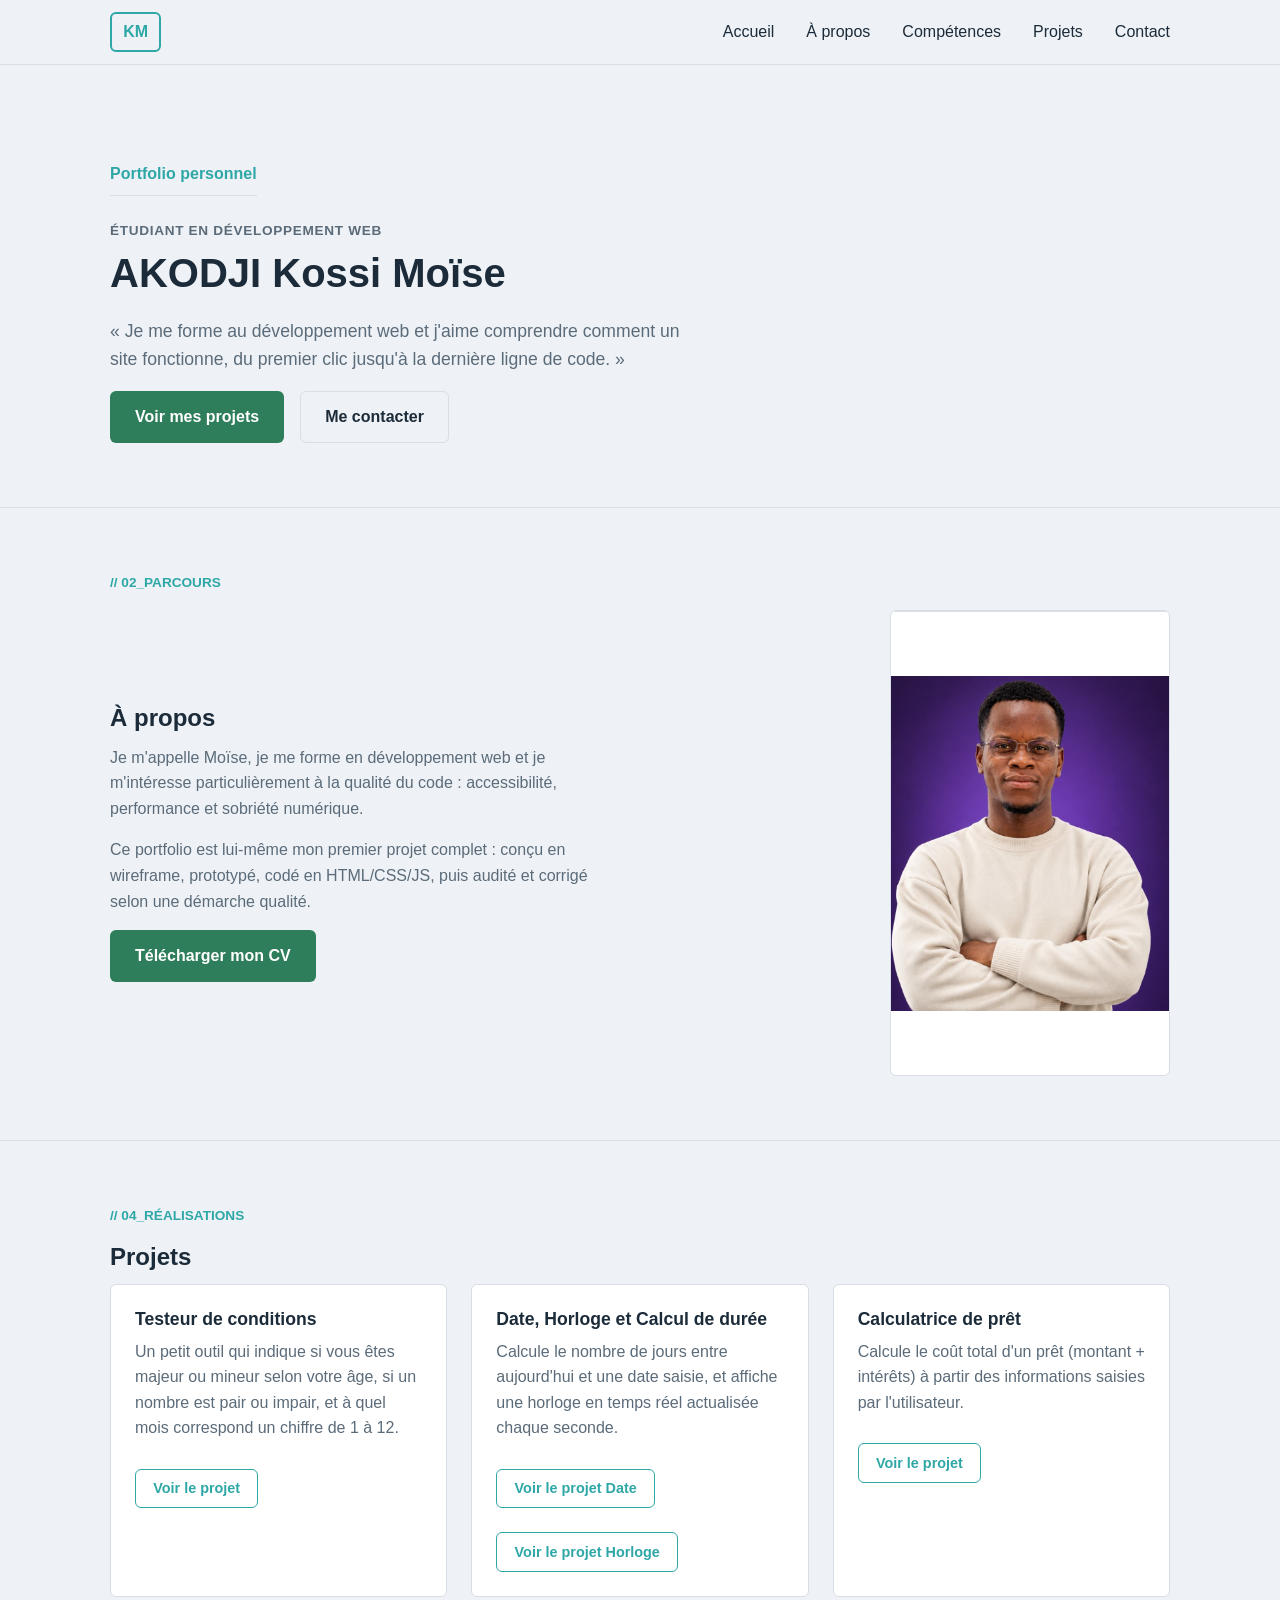
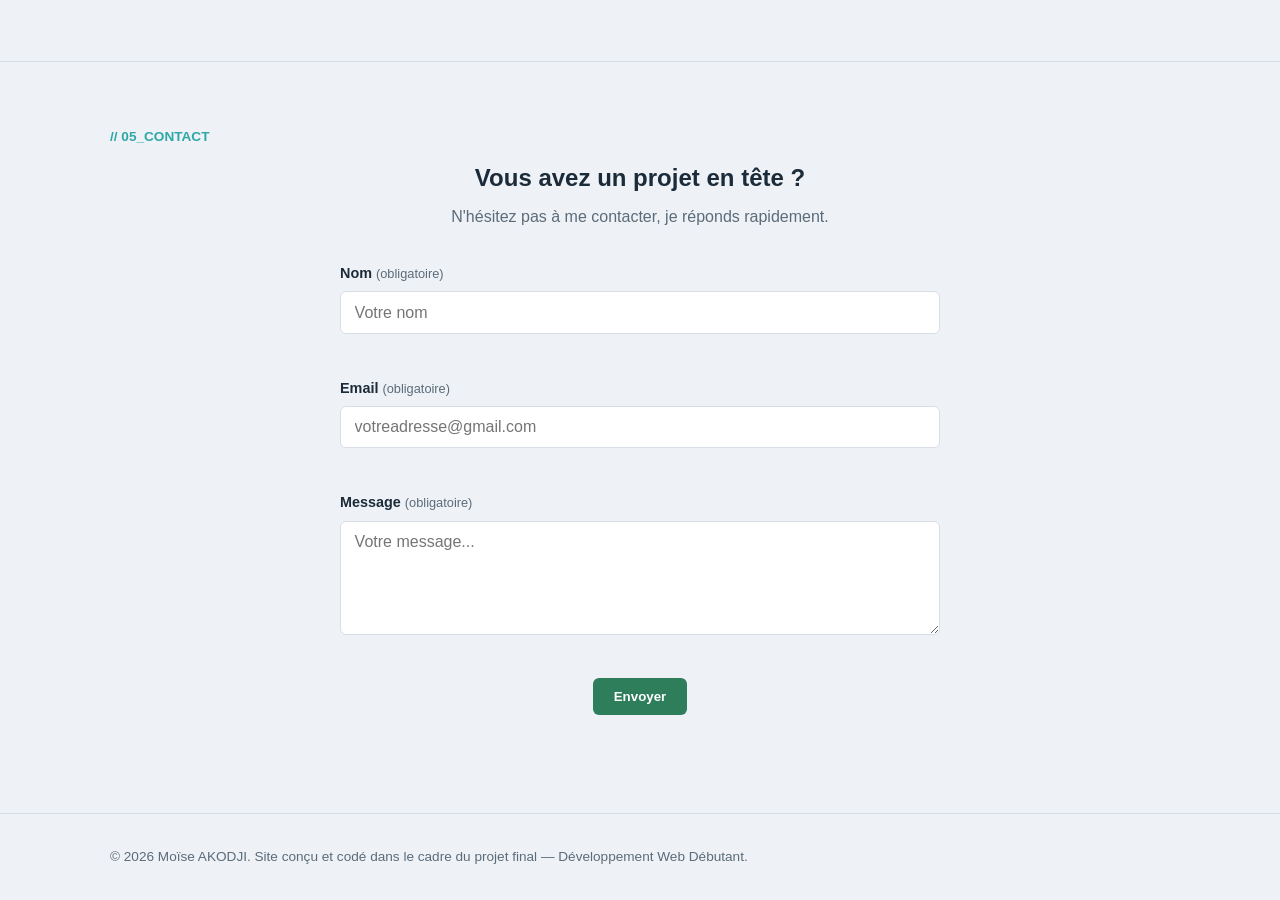
<file: index.html>
<!DOCTYPE html>
<html lang="fr">
<head>
<meta charset="UTF-8">
<meta name="viewport" content="width=device-width, initial-scale=1.0">
<title>K.M. AKODJI—Développeur web</title>
<link rel="stylesheet" href="style.css">
</head>
<body>

<header class="entete">
  <div class="conteneur entete-interieur">
    <a href="#accueil" class="logo">KM</a>

    <button class="bouton-menu" id="boutonMenu">
      <span></span><span></span><span></span>
    </button>

    <nav id="menuPrincipal" class="menu">
      <ul>
        <li><a href="#accueil">Accueil</a></li>
        <li><a href="#apropos">À propos</a></li>
        <li><a href="#competences">Compétences</a></li>
        <li><a href="#projets">Projets</a></li>
        <li><a href="#contact">Contact</a></li>
      </ul>
    </nav>
  </div>
</header>

<main id="contenu">

  <section id="accueil" class="section-heros">
    <div class="conteneur">
      <p class="nom-site"> Portfolio personnel</p>
      <p class="petit-texte">Étudiant en développement web</p>
      <h1>AKODJI Kossi Moïse</h1>
      <p class="texte-heros">« Je me forme au développement web et j'aime comprendre comment un site fonctionne, du premier clic jusqu'à la dernière ligne de code. »</p>
      <div class="actions-heros">
        <a href="#projets" class="bouton bouton-principal">Voir mes projets</a>
        <a href="#contact" class="bouton bouton-secondaire">Me contacter</a>
      </div>
    </div>
  </section>

  <section id="apropos" class="section section-apropos">
    <div class="conteneur">
      <p class="etiquette-section">// 02_PARCOURS</p>
      <div class="grille-apropos">

        <div class="texte-apropos">
          <h2>À propos</h2>
          <p>Je m'appelle Moïse, je me forme en développement web et je m'intéresse particulièrement à la qualité du code : accessibilité, performance et sobriété numérique.</p>
          <p>Ce portfolio est lui-même mon premier projet complet : conçu en wireframe, prototypé, codé en HTML/CSS/JS, puis audité et corrigé selon une démarche qualité.</p>
          <a href="images/Document/CV-Moïse-AKODJI.pdf" class="bouton bouton-principal" download ="CV-Moïse-AKODJI.pdf">Télécharger mon CV</a>
        </div>

        <div class="image-apropos">
          <img src="images/photo-profil.jpg.jpg" alt="Photo de Kossi Moïse AKODJI>
        </div>

      </div>
    </div>
  </section>

  <section id="competences" class="section section-competences">
    <div class="conteneur">
      <p class="etiquette-section">// 03_TECH</p>
      <h2>Compétences</h2>

      <div class="grille-competences">

        <div class="groupe-competences">
          <h3>Front-end</h3>
          <ul class="liste-competences">
            <li>
              <span class="nom-competence">HTML5 sémantique</span>
              <span class="barre"><span class="barre-remplie" style="width:80%"></span></span>
            </li>
            <li>
              <span class="nom-competence">CSS3 (Flexbox / Grid)</span>
              <span class="barre"><span class="barre-remplie" style="width:75%"></span></span>
            </li>
            <li>
              <span class="nom-competence">JavaScript (DOM, validation)</span>
              <span class="barre"><span class="barre-remplie" style="width:65%"></span></span>
            </li>
          </ul>
        </div>

        <div class="groupe-competences">
          <h3>Conception &amp; outils</h3>
          <ul class="liste-competences">
            <li>
              <span class="nom-competence">Wireframe (Stitch)</span>
              <span class="barre"><span class="barre-remplie" style="width:90%"></span></span>
            </li>
            <li>
              <span class="nom-competence">Prototype (Figma)</span>
              <span class="barre"><span class="barre-remplie" style="width:85%"></span></span>
            </li>
            <li>
              <span class="nom-competence">Accessibilité &amp; DevTools</span>
              <span class="barre"><span class="barre-remplie" style="width:80%"></span></span>
            </li>
          </ul>
        </div>

      </div>
    </div>
  </section>

  <section id="projets" class="section section-projets">
    <div class="conteneur">
      <p class="etiquette-section">// 04_RÉALISATIONS</p>
      <h2>Projets</h2>

      <div class="grille-projets">

        <article class="carte-projet">
          <h3>Testeur de conditions</h3>
          <p>Un petit outil qui indique si vous êtes majeur ou mineur selon votre âge, si un nombre est pair ou impair, et à quel mois correspond un chiffre de 1 à 12.</p>
          <a href="Mes projets/Exercice 1/index.html"class="lien-projet">Voir le projet</a>
        </article>

        <article class="carte-projet">
          <h3>Date, Horloge et Calcul de durée</h3>
          <p>Calcule le nombre de jours entre aujourd'hui et une date saisie, et affiche une horloge en temps réel actualisée chaque seconde.</p>
          <div style="display: flex;gap: 0.75rem;flex-wrap: wrap;margin-top: 0.75rem;">
           <a href="Mes projets/Exercice 7/exercice3.html" class="lien-projet">Voir le projet Date</a>
           <a href="Mes projets/Exercice 7/temps_reel.html" class="lien-projet">Voir le projet Horloge</a>
          </div>
        </article>

        <article class="carte-projet">
          <h3>Calculatrice de prêt</h3>
          <p>Calcule le coût total d'un prêt (montant + intérêts) à partir des informations saisies par l'utilisateur.</p>
          <a href="Mes projets/Exercice 8/calculateur.html" class="lien-projet">Voir le projet</a>
        </article>

      </div>
    </div>
  </section>

  <section id="contact" class="section section-contact">
    <div class="conteneur">
      <p class="etiquette-section">// 05_CONTACT</p>
      <div class="grille-contact">

        <div class="intro-contact">
          <h2>Vous avez un projet en tête ?</h2>
          <p>N'hésitez pas à me contacter, je réponds rapidement.</p>
        </div>

        <form id="formulaireContact" class="formulaire-contact" novalidate>

          <div class="champ">
            <label for="nom">Nom <span class="obligatoire">(obligatoire)</span></label>
            <input type="text" id="nom" name="nom" placeholder="Votre nom" required>
            <span class="message-erreur" id="erreur-nom"></span>
          </div>

          <div class="champ">
            <label for="email">Email <span class="obligatoire">(obligatoire)</span></label>
            <input type="email" id="email" name="email" placeholder="votreadresse@gmail.com" required>
            <span class="message-erreur" id="erreur-email"></span>
          </div>

          <div class="champ champ-pleine-largeur">
            <label for="message">Message <span class="obligatoire">(obligatoire)</span></label>
            <textarea id="message" name="message" rows="5" placeholder="Votre message..." required></textarea>
            <span class="message-erreur" id="erreur-message"></span>
          </div>

          <div class="champ champ-pleine-largeur">
            <button type="submit" class="bouton bouton-principal">Envoyer</button>
            <p id="retourFormulaire" class="retour-formulaire"></p>
          </div>

        </form>

      </div>
    </div>
  </section>

</main>

<footer class="pied-de-page">
  <div class="conteneur">
    <p>© 2026 Moïse AKODJI. Site conçu et codé dans le cadre du projet final — Développement Web Débutant.</p>
  </div>
</footer>

<script src="script.js" defer></script>
</body>
</html>
</file>
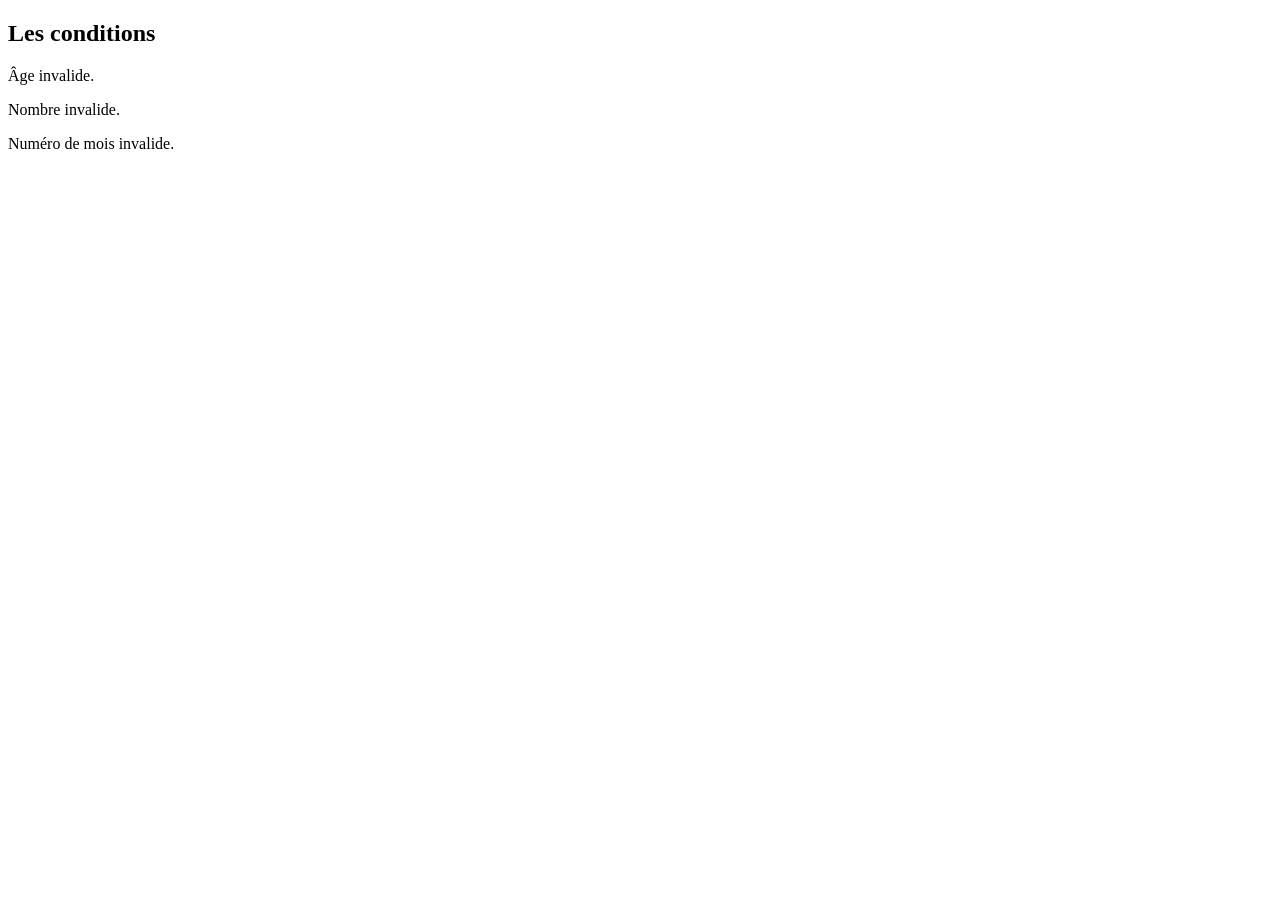
<file: Mes projets/Exercice 1/index.html>
<!DOCTYPE html>
<html lang="en">
<head>
    <meta charset="UTF-8">
    <meta name="viewport" content="width=device-width, initial-scale=1.0">
    <title>Exercice 1</title>
</head>
<body>
    <h2>Les conditions</h2>
    
    <p id="ageResultat"></p>

    <p id="nombreResultat"></p>

    <p id="moisResultat"></p>

    <script src="script.js"></script>
</body>
</html>
</file>
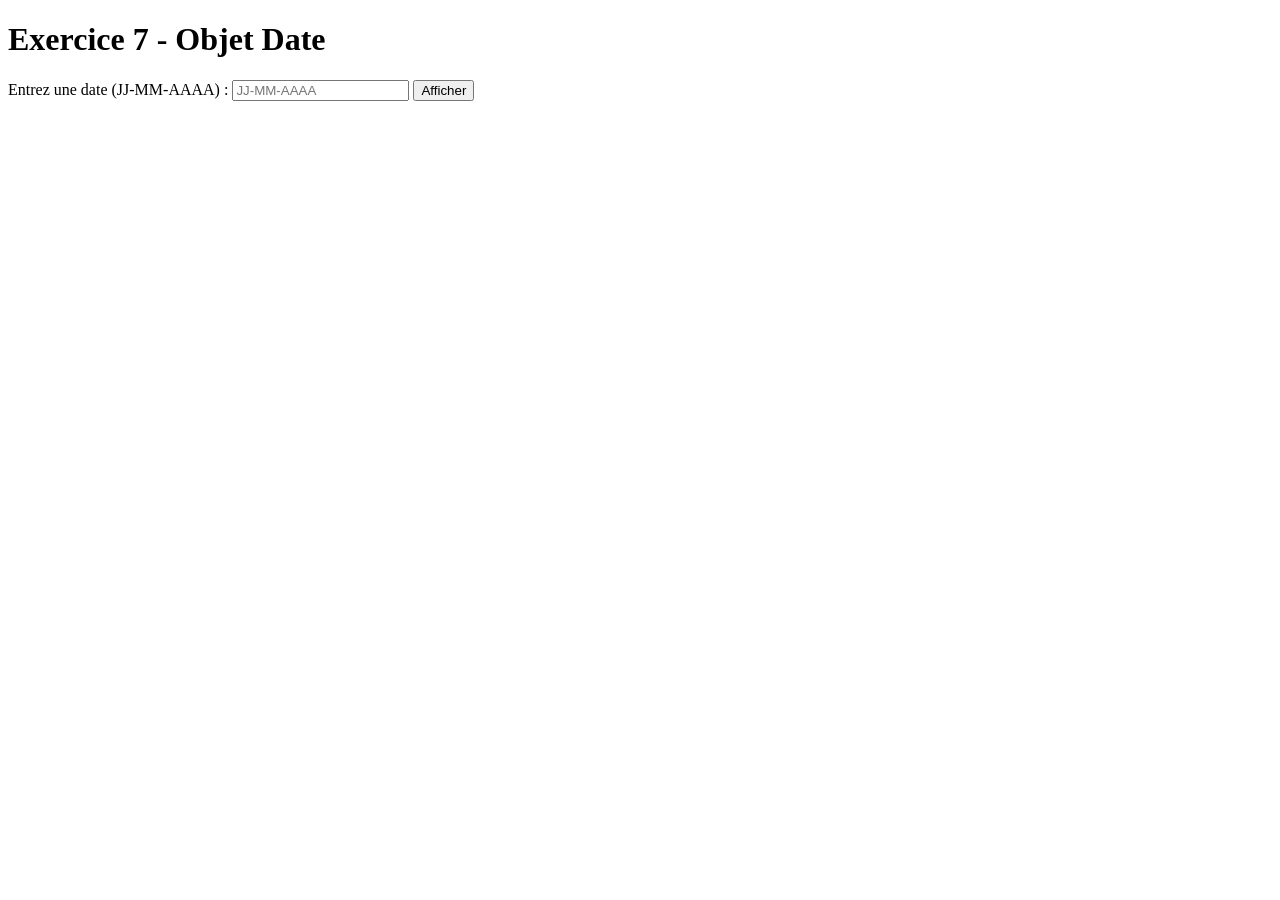
<file: Mes projets/Exercice 7/exercice3.html>
<!DOCTYPE html>
<html lang="fr">
<head>
    <meta charset="UTF-8">
    <title>Exercice 7 - Objet Date</title>
</head>
<body>

    <h1>Exercice 7 - Objet Date</h1>

    <label for="date">Entrez une date (JJ-MM-AAAA) :</label>
    <input type="text" id="date" placeholder="JJ-MM-AAAA">

    <button onclick="traiterDate()">Afficher</button>

    <p id="dateAffichee"></p>
    <p id="difference"></p>

    <script src="script.js"></script>
</file>
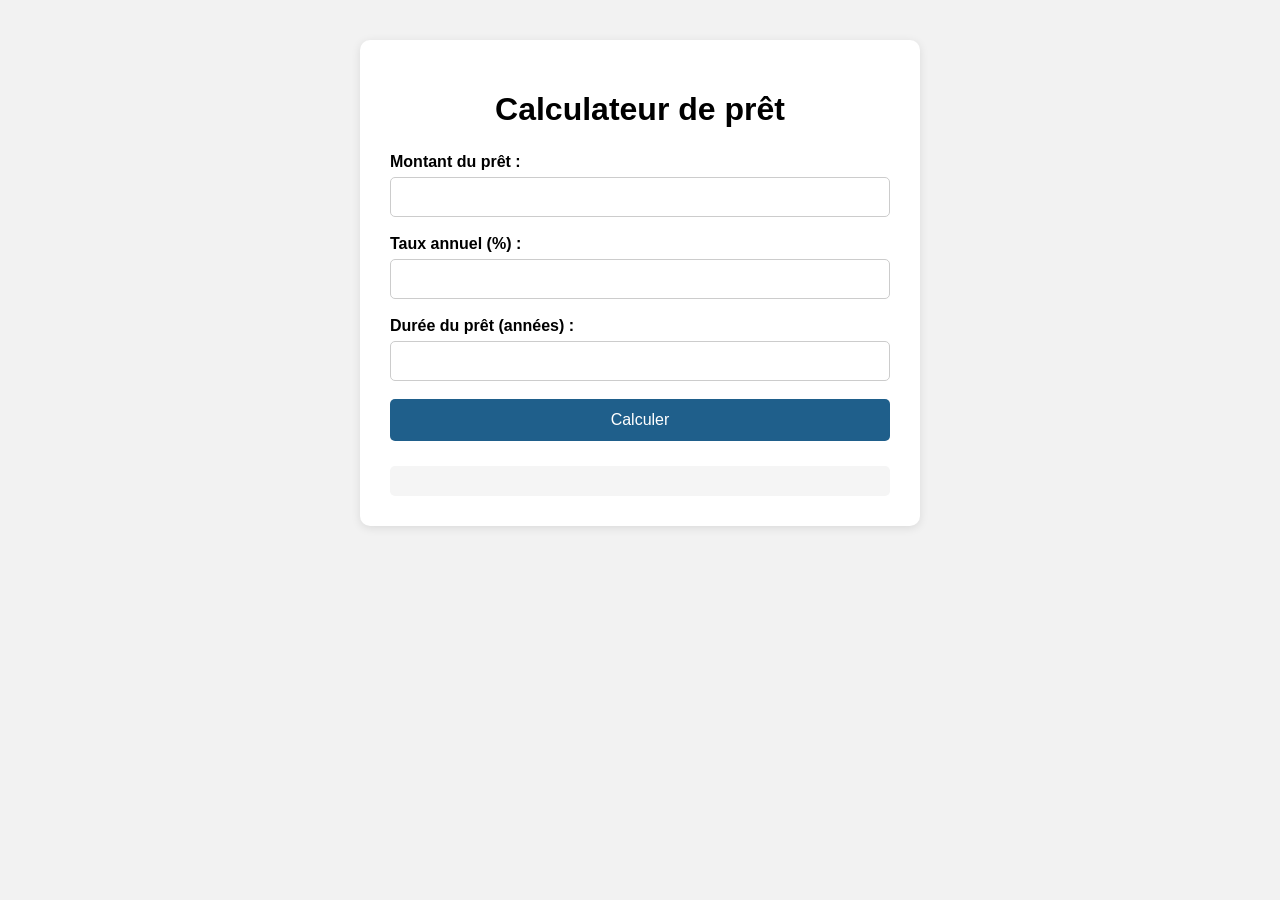
<file: Mes projets/Exercice 8/calculateur.html>
<!DOCTYPE html>
<html lang="fr">
<head>
    <meta charset="UTF-8">
    <meta name="viewport" content="width=device-width, initial-scale=1.0">
    <title>Exercice 6 - Calculateur</title>

    <style>
        body {
            font-family: Arial, sans-serif;
            background-color: #f2f2f2;
            margin: 0;
            padding: 40px;
        }

        .conteneur {
            max-width: 500px;
            margin: auto;
            background-color: white;
            padding: 30px;
            border-radius: 10px;
            box-shadow: 0 2px 10px rgba(0, 0, 0, 0.1);
        }

        h1 {
            text-align: center;
            margin-bottom: 25px;
        }

        .champ {
            margin-bottom: 18px;
        }

        label {
            display: block;
            margin-bottom: 6px;
            font-weight: bold;
        }

        input {
            width: 100%;
            padding: 10px;
            box-sizing: border-box;
            border: 1px solid #ccc;
            border-radius: 5px;
            font-size: 16px;
        }

        button {
            width: 100%;
            padding: 12px;
            border: none;
            border-radius: 5px;
            background-color: #1f5f8b;
            color: white;
            font-size: 16px;
            cursor: pointer;
        }

        button:hover {
            background-color: #16476a;
        }

        #resultat {
            margin-top: 25px;
            padding: 15px;
            border-radius: 5px;
            background-color: #f5f5f5;
        }

        .erreur {
            color: #b00020;
            font-weight: bold;
        }

        .succes {
            color: #155724;
        }
    </style>
</head>

<body>

    <div class="conteneur">

        <h1>Calculateur de prêt</h1>

        <div class="champ">
            <label for="montantPret">Montant du prêt :</label>
            <input type="number" id="montantPret" min="0" step="0.01">
        </div>

        <div class="champ">
            <label for="tauxAnnuel">Taux annuel (%) :</label>
            <input type="number" id="tauxAnnuel" min="0" step="0.01">
        </div>

        <div class="champ">
            <label for="duree">Durée du prêt (années) :</label>
            <input type="number" id="duree" min="0" step="1">
        </div>

        <button onclick="calculerPret()">Calculer</button>

        <div id="resultat"></div>

    </div>

    <script src="script.js"></script>

</body>
</html>
</file>
<file: style.css>
/* 
   Variables et styles de base
  */

:root {
  --couleur-fond: #EEF2F6;
  --couleur-fond-carte: #FFFFFF;
  --couleur-texte: #1C2B39;
  --couleur-texte-doux: #5B6B79;
  --couleur-accent: #2E7D5B;
  --couleur-accent-2: #2FA7A7;
  --couleur-ligne: #D7DEE5;
}

* {
  box-sizing: border-box;
}

body {
  margin: 0;
  background-color: var(--couleur-fond);
  color: var(--couleur-texte);
  font-family: Arial, sans-serif;
  line-height: 1.6;
}

h1, h2, h3 {
  line-height: 1.2;
  margin: 0 0 0.5em 0;
}

p {
  color: var(--couleur-texte-doux);
  margin: 0 0 1em 0;
}

.conteneur {
  max-width: 1100px;
  margin: 0 auto;
  padding: 0 20px;
}

/* Étiquette "// 0X_..." au-dessus de chaque section */
.etiquette-section {
  color: var(--couleur-accent-2);
  font-size: 0.85rem;
  font-weight: bold;
  margin-bottom: 1rem;
}

/* 
   Header et menu
  */

.entete {
  position: sticky;
  top: 0;
  background-color: var(--couleur-fond);
  border-bottom: 1px solid var(--couleur-ligne);
  z-index: 10;
}

.entete-interieur {
  display: flex;
  align-items: center;
  justify-content: space-between;
  height: 64px;
}

.logo {
  display: inline-block;
  padding: 0.3em 0.7em;
  border: 2px solid var(--couleur-accent-2);
  border-radius: 6px;
  color: var(--couleur-accent-2);
  font-weight: bold;
  text-decoration: none;
}

.menu ul {
  list-style: none;
  display: flex;
  gap: 2rem;
  margin: 0;
  padding: 0;
}

.menu a {
  color: var(--couleur-texte);
  text-decoration: none;
  font-weight: 500;
}

.menu a:hover {
  color: var(--couleur-accent);
}

.bouton-menu {
  display: none;
}

/* 
   Hero
  */

.section-heros {
  padding: 6rem 0 4rem 0;
}
.nom-site {
  display: inline-block;
  color: var(--couleur-accent-2);
  font-weight: bold;
  font-size: 1rem;
  margin-bottom: 1.5rem;
  padding-bottom: 0.5rem;
  border-bottom: 1px solid var(--couleur-ligne);
}
.petit-texte {
  color: var(--couleur-texte-doux);
  font-weight: bold;
  text-transform: uppercase;
  letter-spacing: 0.05em;
  font-size: 0.85rem;
  margin-bottom: 0.5rem;
}

.section-heros h1 {
  font-size: 2.5rem;
  max-width: 700px;
}

.texte-heros {
  font-size: 1.1rem;
  max-width: 600px;
}

.actions-heros {
  display: flex;
  gap: 1rem;
  flex-wrap: wrap;
}

/*
   Boutons (communs à tout le site)
  */

.bouton {
  display: inline-block;
  padding: 0.75em 1.5em;
  border-radius: 6px;
  text-decoration: none;
  font-weight: bold;
  border: 1px solid transparent;
  cursor: pointer;
}

.bouton-principal {
  background-color: var(--couleur-accent);
  color: #FFFFFF;
}

.bouton-principal:hover {
  opacity: 0.9;
}

.bouton-secondaire {
  background-color: transparent;
  color: var(--couleur-texte);
  border-color: var(--couleur-ligne);
}

.bouton-secondaire:hover {
  border-color: var(--couleur-accent);
  color: var(--couleur-accent);
}

/* 
   Sections communes
  */

.section {
  padding: 4rem 0;
  border-top: 1px solid var(--couleur-ligne);
}

/* 
   À propos
  */

.grille-apropos {
  display: grid;
  grid-template-columns: 1fr 1fr;
  gap: 2rem;
  align-items: center;
}

.image-apropos {
  aspect-ratio: 3/ 5;
  max-width: 280px;
  margin-left: auto;
  background-color: var(--couleur-fond-carte);
  border: 1px solid var(--couleur-ligne);
  border-radius: 6px;
  overflow: hidden;
}

.image-apropos img {
  width: 100%;
  height: 100%;
  object-fit: cover;
  display: block;
}

/* 
   Compétences
  */

.grille-competences {
  display: grid;
  grid-template-columns: 1fr 1fr;
  gap: 2.5rem;
}

.groupe-competences h3 {
  font-size: 1rem;
  color: var(--couleur-accent-2);
  margin-bottom: 1rem;
}

.liste-competences {
  list-style: none;
  margin: 0;
  padding: 0;
}

.liste-competences li {
  display: flex;
  align-items: center;
  gap: 1rem;
  margin-bottom: 1rem;
}

.nom-competence {
  width: 190px;
  flex-shrink: 0;
  font-size: 0.9rem;
}

.barre {
  flex: 1;
  height: 6px;
  background-color: var(--couleur-ligne);
  border-radius: 3px;
  overflow: hidden;
}

.barre-remplie {
  display: block;
  height: 100%;
  background-color: var(--couleur-accent-2);
}

/* 
   Projets
  */

.grille-projets {
  display: grid;
  grid-template-columns: repeat(3, 1fr);
  gap: 1.5rem;
}

.carte-projet {
  background-color: var(--couleur-fond-carte);
  border: 1px solid var(--couleur-ligne);
  border-radius: 6px;
  padding: 1.5rem;
}

.carte-projet h3 {
  font-size: 1.1rem;
}

.lien-projet {
  display: inline-block;
  margin-top: 0.75rem;
  padding: 0.5em 1.2em;
  border-radius: 6px;
  border: 1px solid var(--couleur-accent-2);
  color: var(--couleur-accent-2);
  font-weight: bold;
  font-size: 0.9rem;
  text-decoration: none;
}

.lien-projet:hover {
  background-color: var(--couleur-accent-2);
  color: #FFFFFF;
}

/* 
   Contact
  */

.grille-contact {
  text-align: center;
}

.intro-contact {
  margin-bottom: 2rem;
}

.formulaire-contact {
  display: grid;
  grid-template-columns: 1fr;
  gap: 1.25rem;
  max-width: 600px;
  margin: 0 auto;
  text-align: left;
}

.champ-pleine-largeur {
  grid-column: 1 / -1;
}

.champ-pleine-largeur .bouton {
  display: block;
  margin: 0 auto;
}

.champ {
  display: flex;
  flex-direction: column;
  gap: 0.4rem;
}

.champ label {
  font-size: 0.9rem;
  font-weight: bold;
}

.obligatoire {
  color: var(--couleur-texte-doux);
  font-weight: normal;
  font-size: 0.8rem;
}

.champ input,
.champ textarea {
  background-color: var(--couleur-fond-carte);
  border: 1px solid var(--couleur-ligne);
  color: var(--couleur-texte);
  border-radius: 6px;
  padding: 0.7em 0.85em;
  font-family: inherit;
  font-size: 1rem;
}

.message-erreur {
  color: #e06666;
  font-size: 0.85rem;
  min-height: 1.2em;
}

.retour-formulaire {
  margin-top: 0.75rem;
  font-weight: bold;
}

/* 
   Footer
  */

.pied-de-page {
  border-top: 1px solid var(--couleur-ligne);
  padding: 2rem 0;
}

.pied-de-page p {
  font-size: 0.85rem;
  margin: 0;
}

/* 
   RESPONSIVE — palier tablette (900px)
  */

@media (max-width: 900px) {

  .grille-apropos {
    grid-template-columns: 1fr;
  }

  .grille-contact {
    grid-template-columns: 1fr;
  }

  .grille-competences {
    grid-template-columns: 1fr;
    gap: 2rem;
  }

  .grille-projets {
    grid-template-columns: repeat(2, 1fr);
  }

}

/* 
   RESPONSIVE — palier mobile (600px)
   */

@media (max-width: 600px) {

  .bouton-menu {
    display: flex;
    flex-direction: column;
    justify-content: center;
    gap: 5px;
    width: 40px;
    height: 40px;
    background: none;
    border: none;
    cursor: pointer;
  }

  .bouton-menu span {
    display: block;
    width: 22px;
    height: 2px;
    background-color: var(--couleur-texte);
  }

  .menu {
    display: none;
    position: absolute;
    top: 64px;
    left: 0;
    right: 0;
    background-color: var(--couleur-fond);
    border-bottom: 1px solid var(--couleur-ligne);
  }

  .menu.ouvert {
    display: block;
  }

  .menu ul {
    flex-direction: column;
    gap: 0;
    padding: 1rem 1.5rem;
  }

  .menu li {
    border-bottom: 1px solid var(--couleur-ligne);
  }

  .menu a {
    display: block;
    padding: 0.9rem 0;
  }

  .grille-projets {
    grid-template-columns: 1fr;
  }

  .formulaire-contact {
    grid-template-columns: 1fr;
  }

  .nom-competence {
    width: 150px;
    font-size: 0.85rem;
  }

}
</file>
